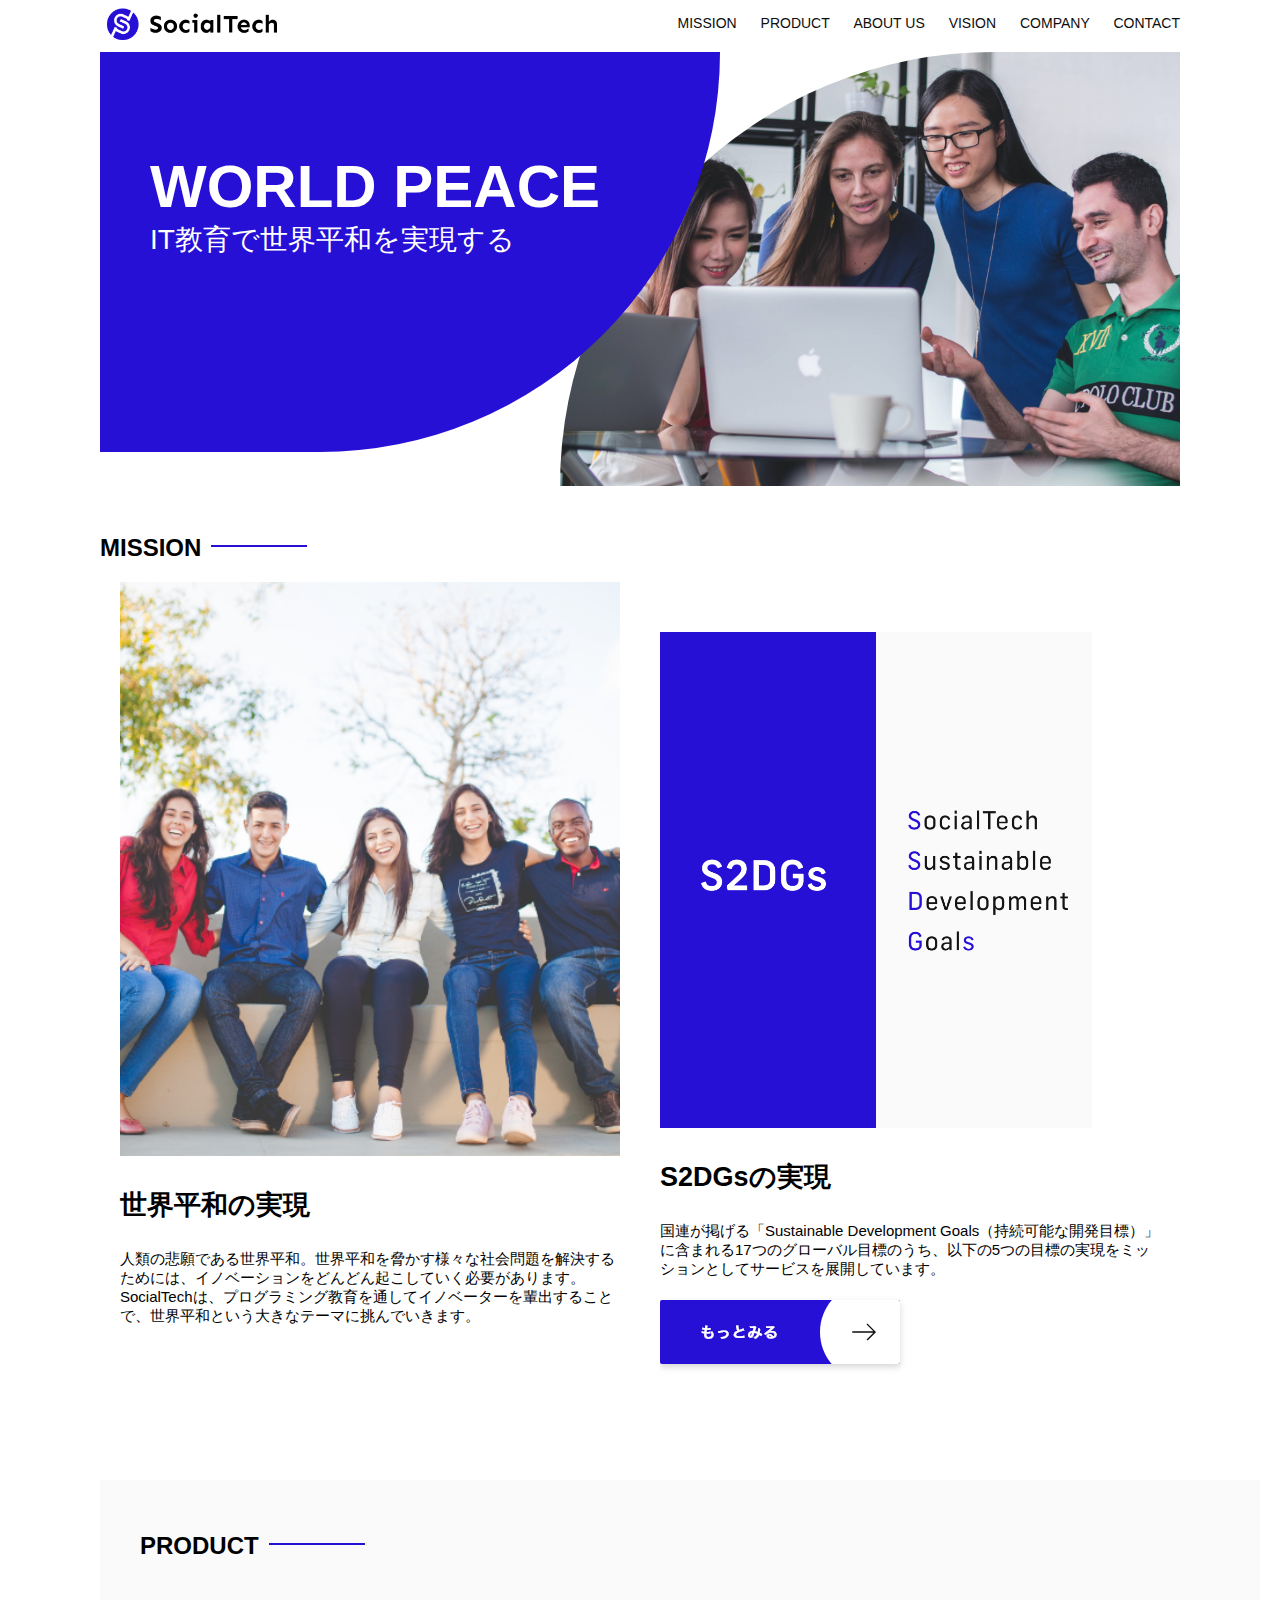
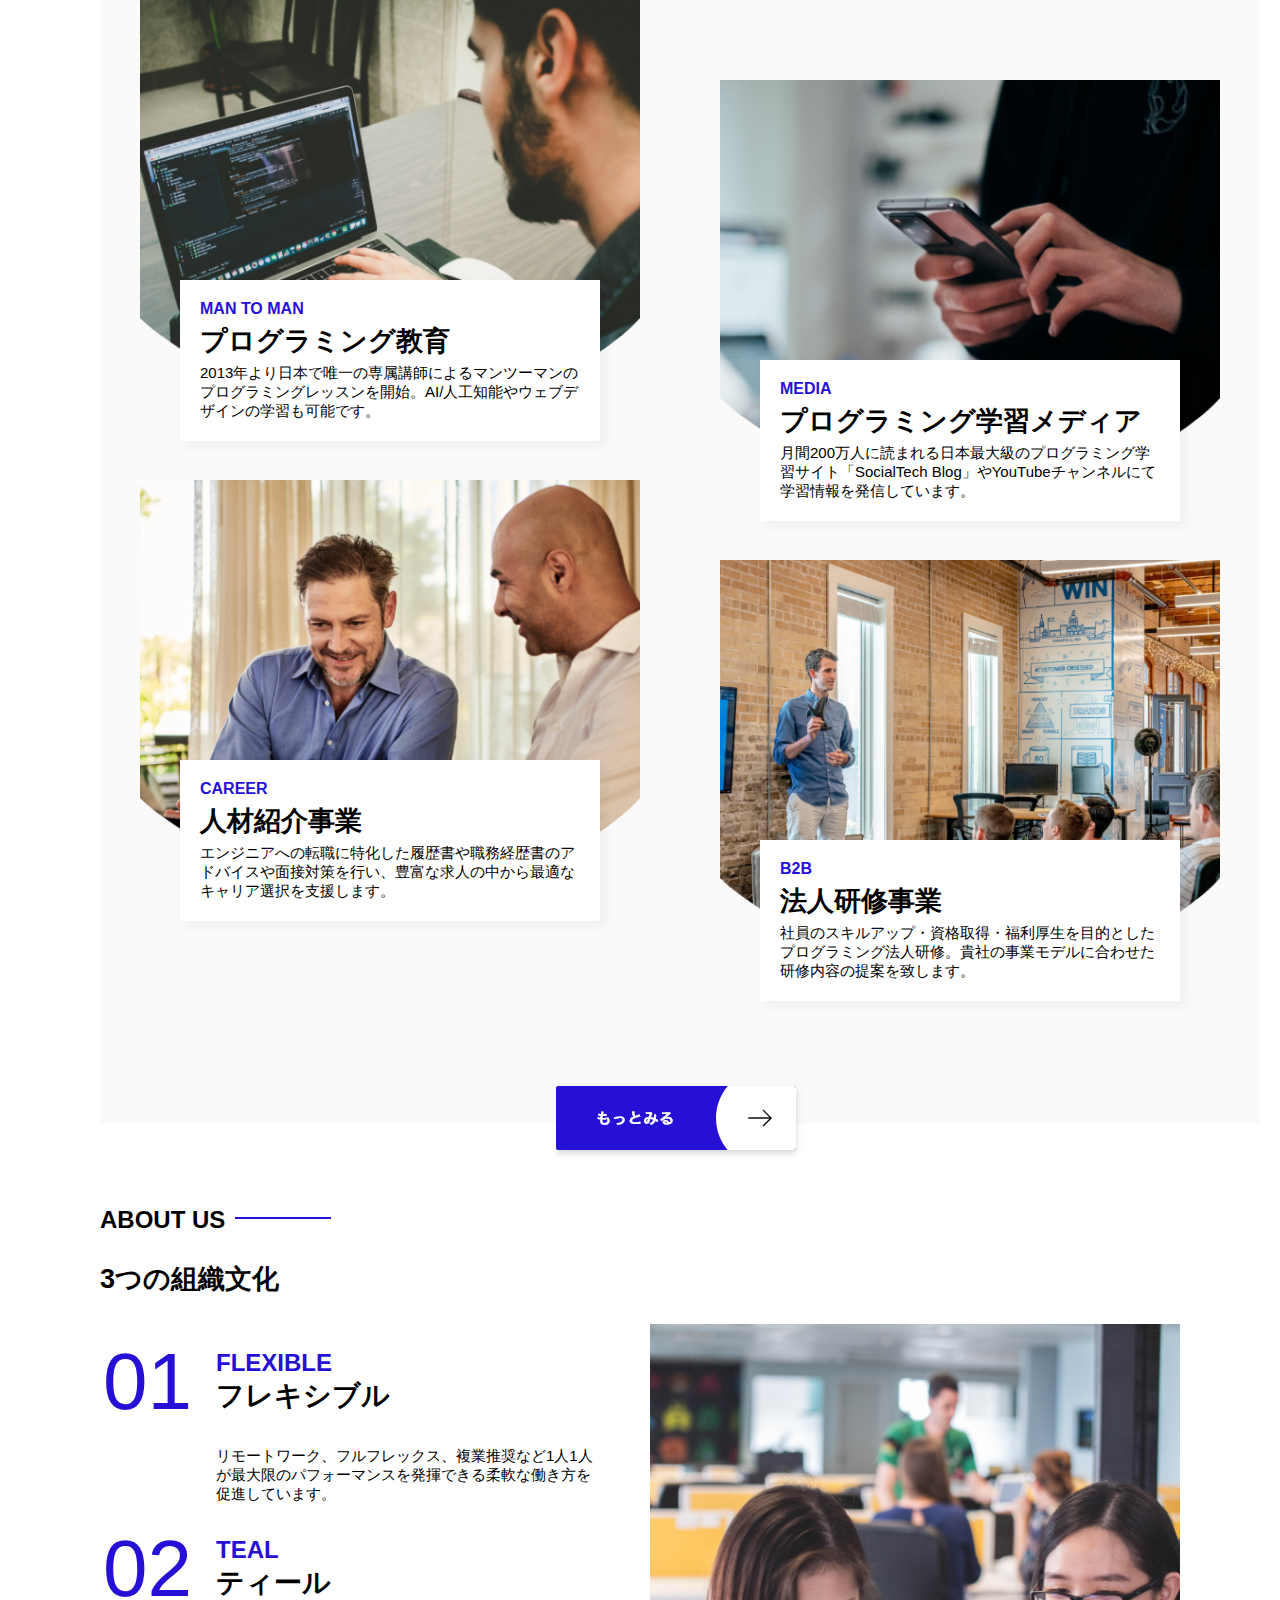
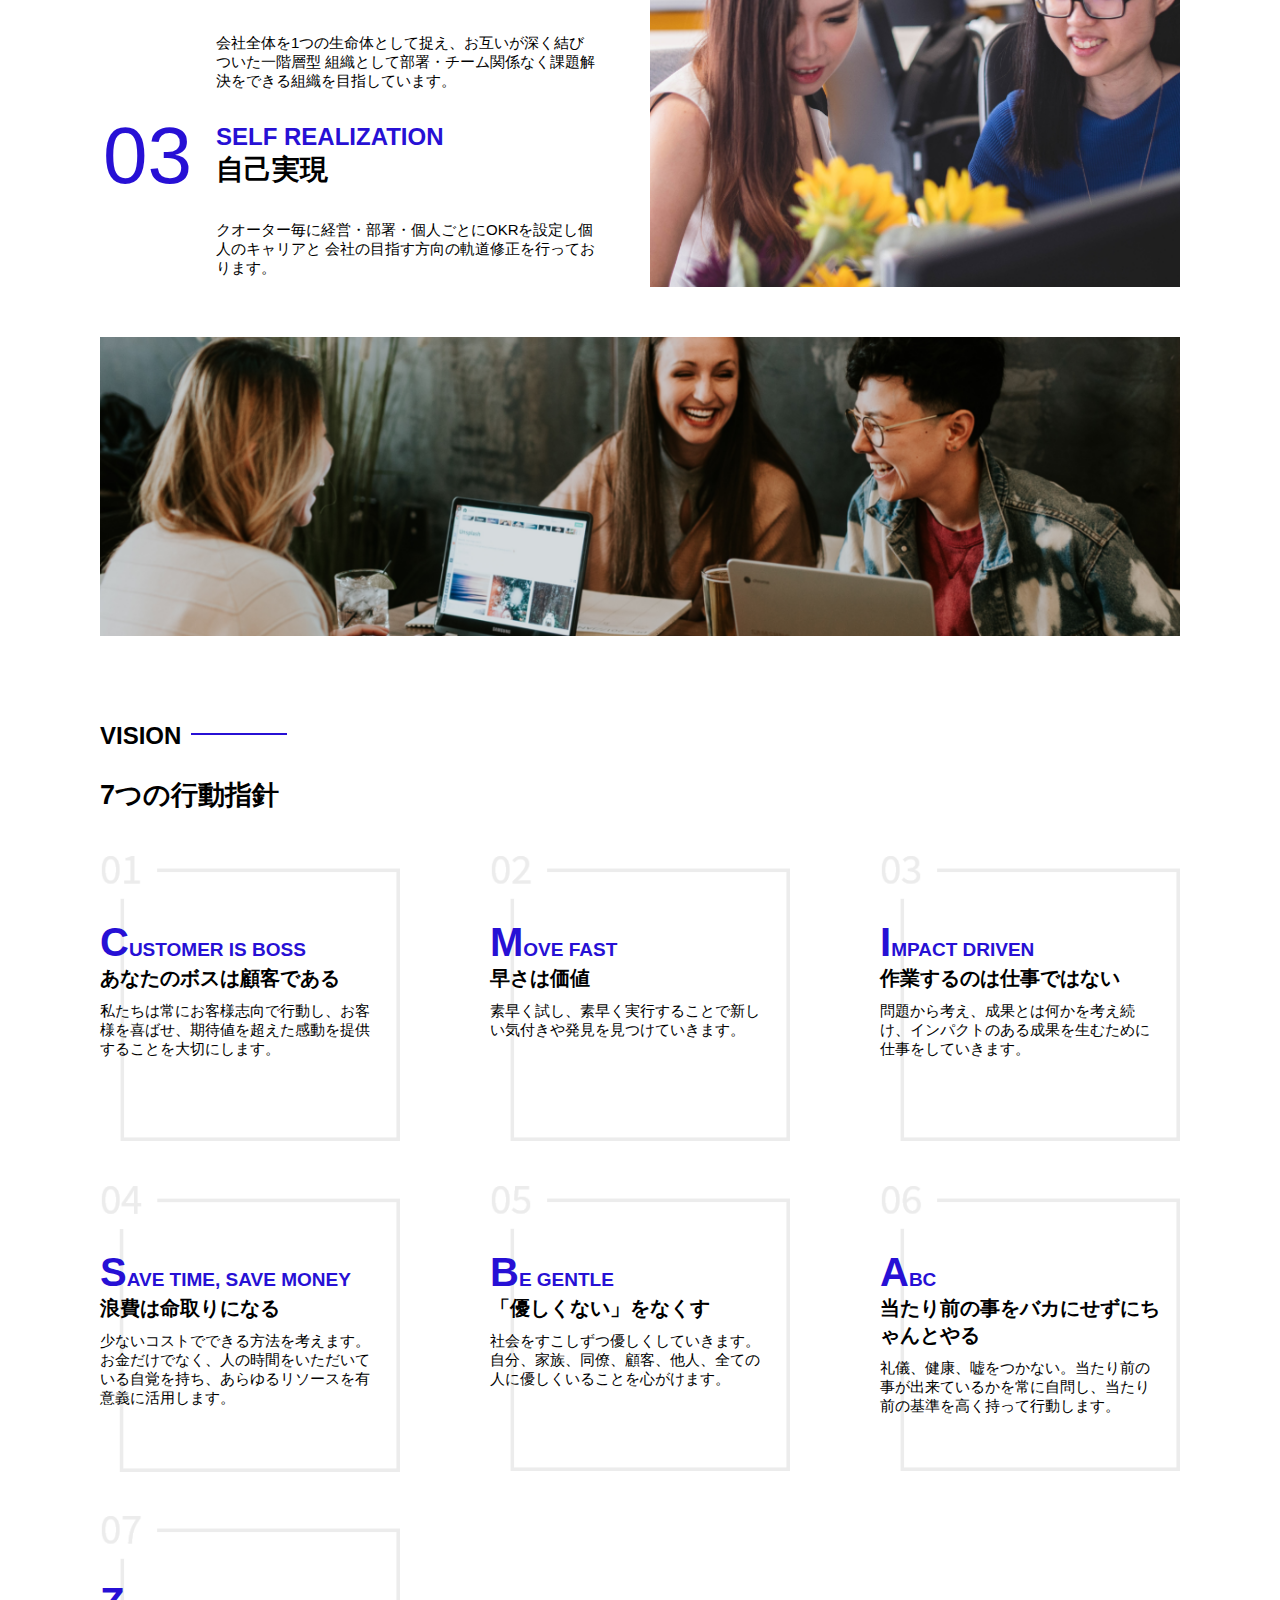
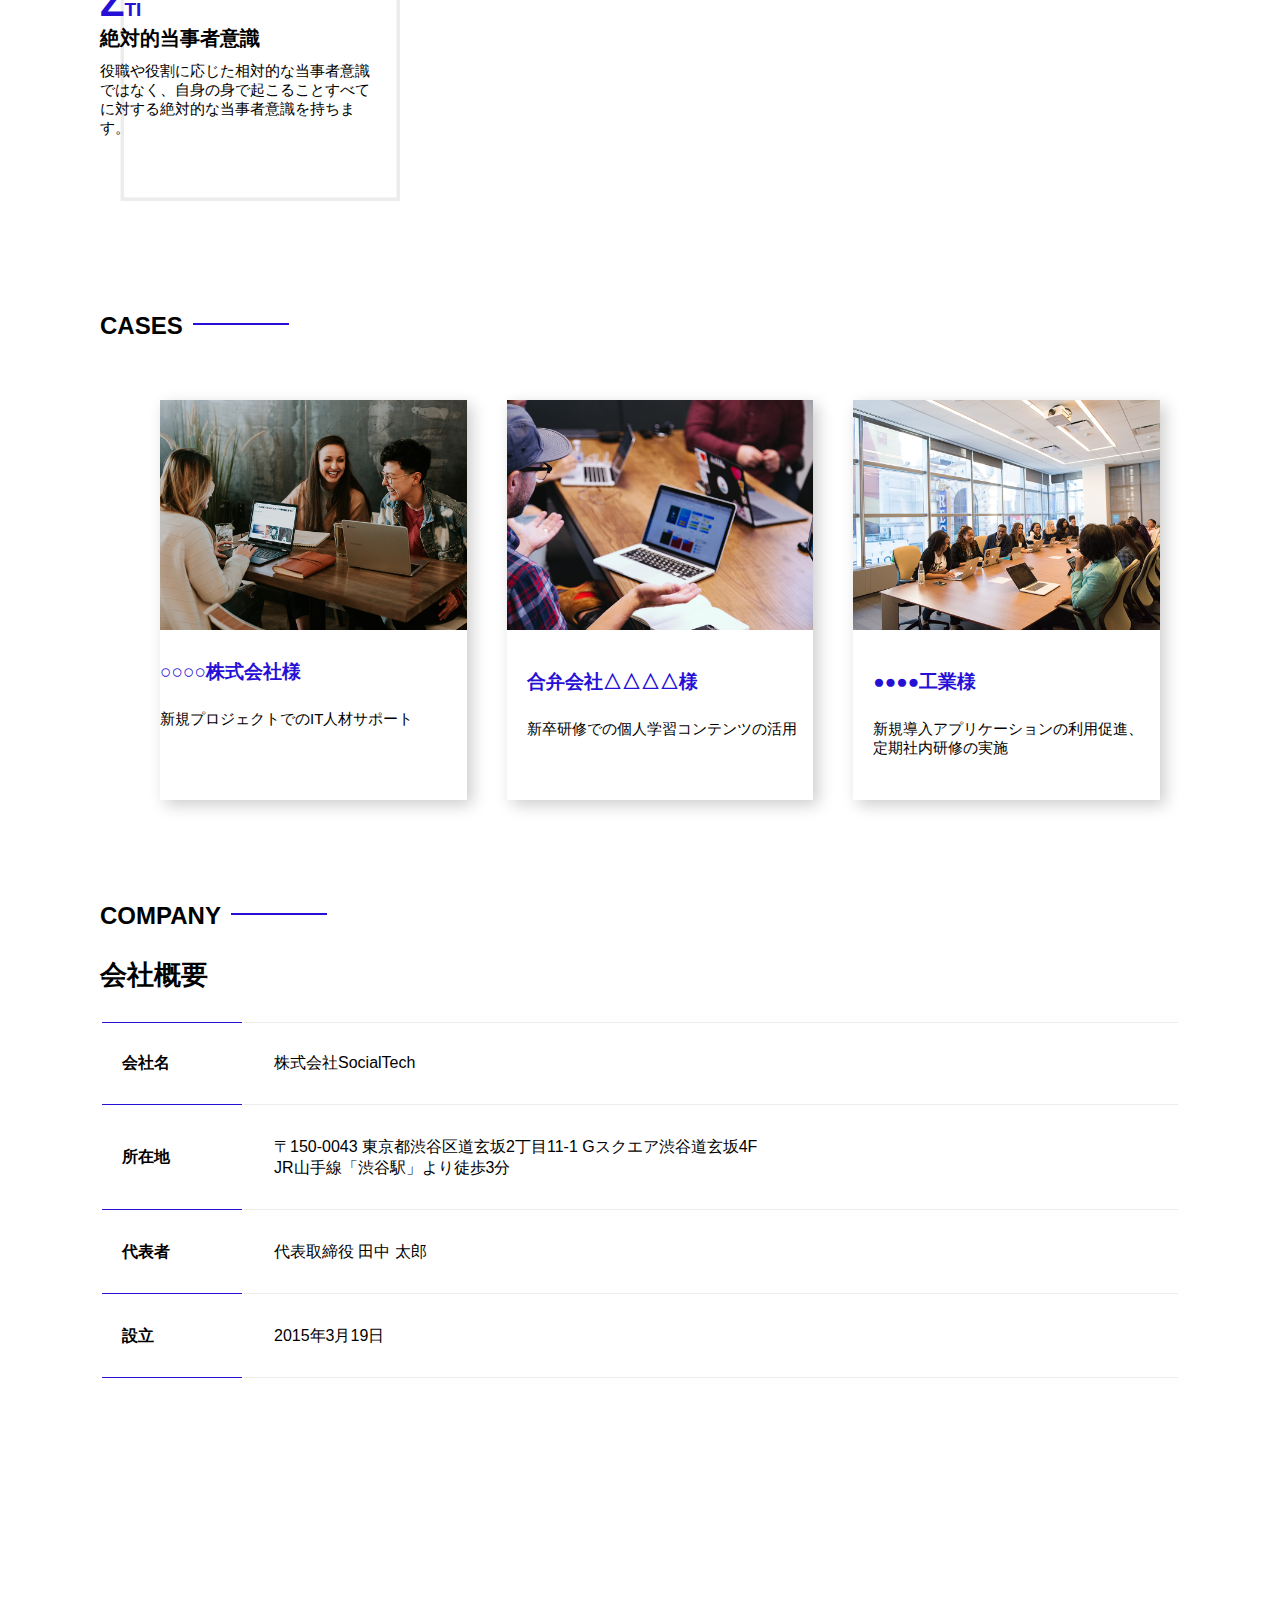
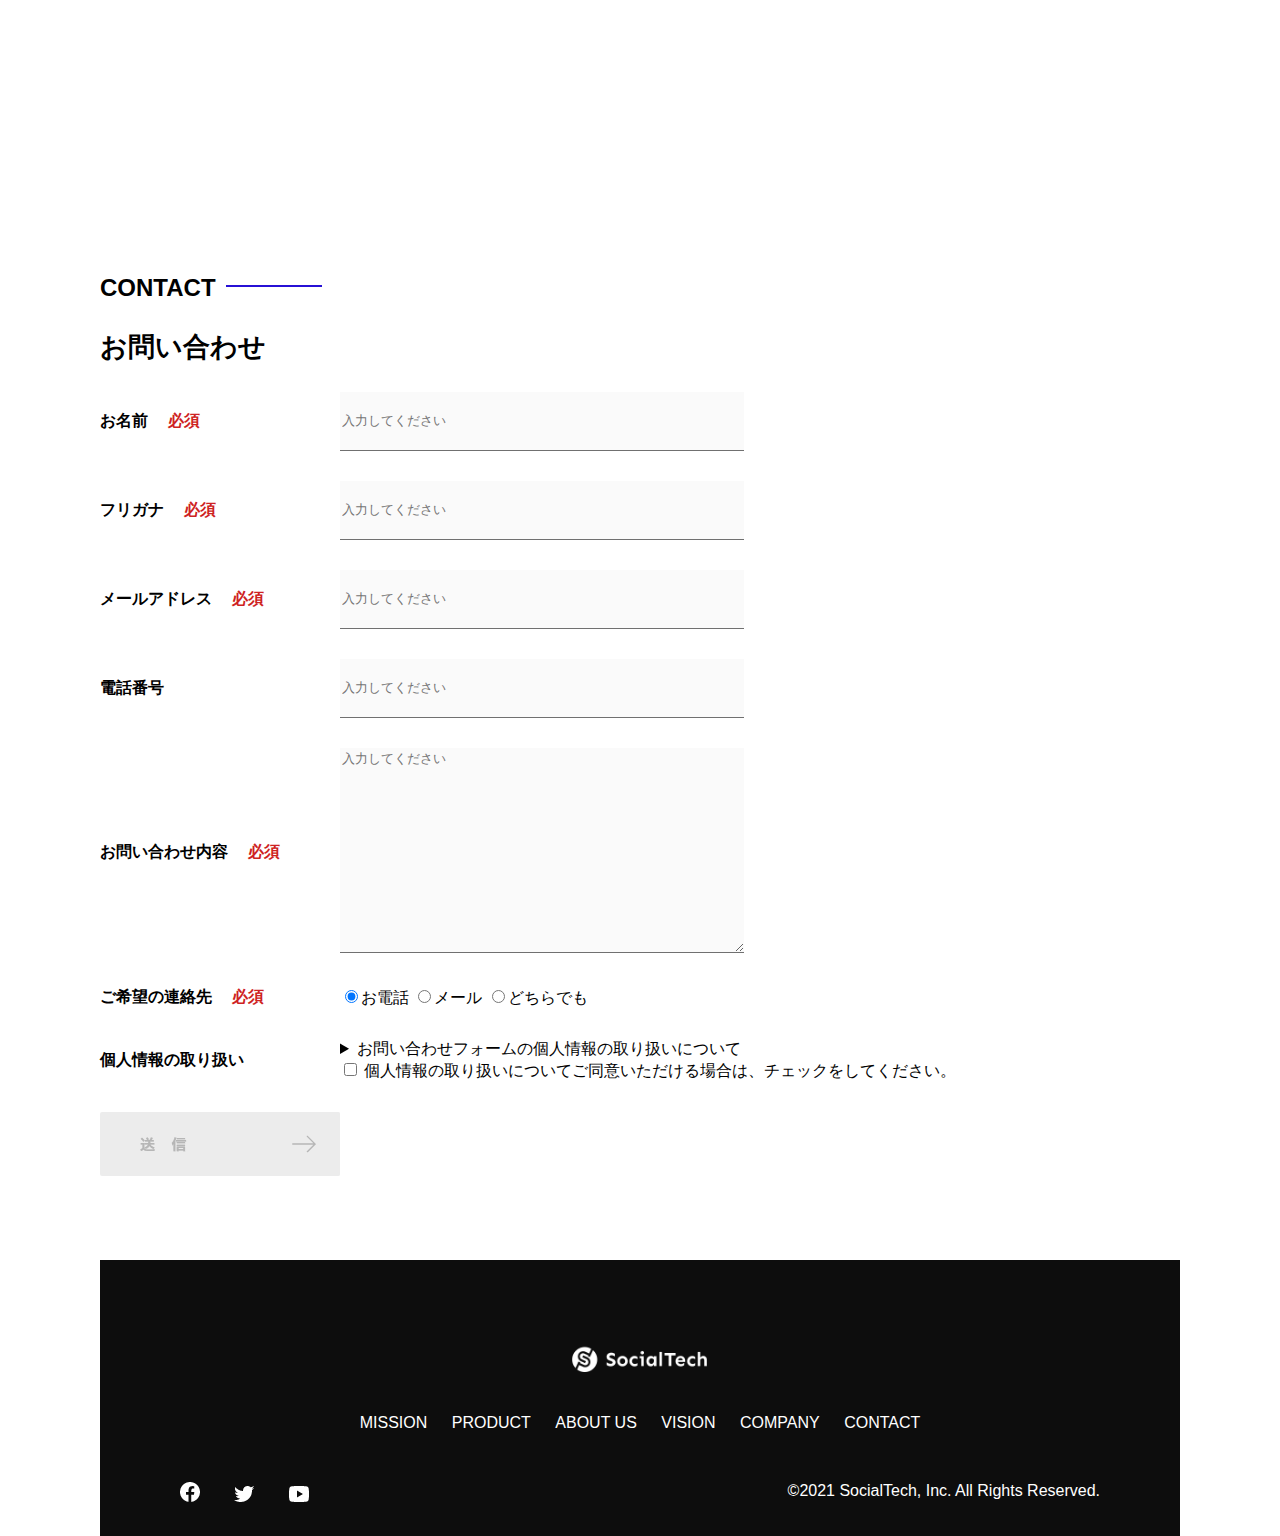
<file: kadai_012/index.html>
<!DOCTYPE html>
<html>
  <head>
    <title>SocialTech</title>
    <meta charset="UTF-8" />
    <meta
      name="description"
      content="SocialTechはEdTech業界のリーディングカンパニーを目指します。"
    />
    <meta name="viewport" content="width=device-width, initial-scale=1.0" />
    <link rel="stylesheet" href="style.css" />
  </head>
  <body>
    <!-- ヘッダー -->
    <header>
      <!-- ロゴ -->
      <a href="index.html" id="logo"
        ><img src="images/logo.png" alt="トップページに戻る"
      /></a>

      <!-- PC用ナビゲーション -->
      <nav id="nav-pc">
        <a href="mission.html">MISSION</a>
        <a href="product.html">PRODUCT</a>
        <a href="index.html#aboutus">ABOUT US</a>
        <a href="index.html#vision">VISION</a>
        <a href="index.html#company">COMPANY</a>
        <a href="index.html#contact">CONTACT</a>
      </nav>
    </header>
    <main>
      <article>
        <!-- メインビジュアル -->
        <section id="main-visual">
          <div id="main-message">
            <h1>WORLD PEACE</h1>
            <p>IT教育で世界平和を実現する</p>
          </div>
          <img
            src="images/index/index-main.png"
            alt="PCの周りに集まる多国籍の仲間たち"
          />
        </section>
        <!--ミッション-->
        <section id="mission">
          <h2 class="index-h2">MISSION</h2>
          <div id="mission-flex">
            <div>
              <img
                id="mission-photo"
                src="images/index/index-mission.png"
                alt="屋外のベンチで写真を撮影する多国籍の仲間たち"
              />
              <h3>世界平和の実現</h3>
              <p>
                人類の悲願である世界平和。世界平和を脅かす様々な社会問題を解決するためには、イノベーションをどんどん起こしていく必要があります。SocialTechは、プログラミング教育を通してイノベーターを輩出することで、世界平和という大きなテーマに挑んでいきます。
              </p>
            </div>
            <div>
              <img id="s2dgs" src="images/index/s2dgs.png" alt="S2DGs" />
              <h3>S2DGsの実現</h3>
              <p>
                国連が掲げる「Sustainable Development
                Goals（持続可能な開発目標）」に含まれる17つのグローバル目標のうち、以下の5つの目標の実現をミッションとしてサービスを展開しています。
              </p>
              <a href="mission.html">
                <img src="images/button-more.png" alt="もっとみる" />
              </a>
            </div>
          </div>
        </section>
        <!-- プロダクト -->
        <section id="product">
          <h2 class="index-h2">PRODUCT</h2>
          <div>
            <div id="product-left">
              <div>
                <img
                  class="product-photo"
                  src="images/index/index-mantoman.png"
                  alt="PCでコードを書く男性"
                />
                <div class="product-explain">
                  <span>MAN TO MAN</span>
                  <h3>プログラミング教育</h3>
                  <p>
                    2013年より日本で唯一の専属講師によるマンツーマンのプログラミングレッスンを開始。AI/人工知能やウェブデザインの学習も可能です。
                  </p>
                </div>
              </div>
              <div>
                <img
                  class="product-photo"
                  src="images/index/index-career.png"
                  alt="笑顔で話し合う2人の男性"
                />
                <div class="product-explain">
                  <span>CAREER</span>
                  <h3>人材紹介事業</h3>
                  <p>
                    エンジニアへの転職に特化した履歴書や職務経歴書のアドバイスや面接対策を行い、豊富な求人の中から最適なキャリア選択を支援します。
                  </p>
                </div>
              </div>
            </div>
            <div id="product-right">
              <div>
                <img
                  class="product-photo"
                  src="images/index/index-media.png"
                  alt="スマートフォンを操作する人"
                />
                <div class="product-explain">
                  <span>MEDIA</span>
                  <h3>プログラミング学習メディア</h3>
                  <p>
                    月間200万人に読まれる日本最大級のプログラミング学習サイト「SocialTech
                    Blog」やYouTubeチャンネルにて学習情報を発信しています。
                  </p>
                </div>
              </div>
              <div>
                <img
                  class="product-photo"
                  src="images/index/index-b2b.png"
                  alt="講演中の男性とそれを聴く人々"
                />
                <div class="product-explain">
                  <span>B2B</span>
                  <h3>法人研修事業</h3>
                  <p>
                    社員のスキルアップ・資格取得・福利厚生を目的としたプログラミング法人研修。貴社の事業モデルに合わせた研修内容の提案を致します。
                  </p>
                </div>
              </div>
            </div>
          </div>
          <div>
            <a id="product-more" href="product.html">
              <img src="images/button-more.png" alt="もっとみる" />
            </a>
          </div>
        </section>
        <!---ABOUT US-->
        <section id="aboutus">
          <h2 class="index-h2">ABOUT US</h2>
          <h3>3つの組織文化</h3>
          <div>
            <table class="culture-table">
              <tr>
                <td>
                  <span class="culture-num">01</span>
                </td>
                <td>
                  <span class="culture-en">FLEXIBLE</span>
                  <span class="culture-jp">フレキシブル</span>
                </td>
              </tr>
              <tr>
                <td>
                  <!--空のセル-->
                </td>
                <td>
                  <p class="culture-description">
                    リモートワーク、フルフレックス、複業推奨など1人1人が最大限のパフォーマンスを発揮できる柔軟な働き方を促進しています。
                  </p>
                </td>
              </tr>
              <tr>
                <td>
                  <span class="culture-num">02</span>
                </td>
                <td>
                  <span class="culture-en">TEAL</span>
                  <span class="culture-jp">ティール</span>
                </td>
              </tr>
              <tr>
                <td>
                  <!--空のセル-->
                </td>
                <td>
                  <p class="culture-description">
                    会社全体を1つの生命体として捉え、お互いが深く結びついた一階層型
                    組織として部署・チーム関係なく課題解決をできる組織を目指しています。
                  </p>
                </td>
              </tr>
              <tr>
                <td>
                  <span class="culture-num">03</span>
                </td>
                <td>
                  <span class="culture-en">SELF REALIZATION</span>
                  <span class="culture-jp">自己実現</span>
                </td>
              </tr>
              <tr>
                <td>
                  <!--空のセル-->
                </td>
                <td>
                  <p class="culture-description">
                    クオーター毎に経営・部署・個人ごとにOKRを設定し個人のキャリアと
                    会社の目指す方向の軌道修正を行っております。
                  </p>
                </td>
              </tr>
            </table>
            <img
              class="culture-img"
              src="images/index/index-aboutus1.png"
              alt="笑顔で話し合う2人の女性"
            />
          </div>
          <img
            class="culture-img2"
            src="images/index/index-aboutus2.png"
            alt="笑顔で話し合う3人の男女"
          />
        </section>
        <!-- VISION -->
        <section id="vision">
          <h2 class="index-h2">VISION</h2>
          <h3>7つの行動指針</h3>
          <div>
            <div class="vision-box">
              <img src="images/index/vision-01.png" alt="01" />
              <span>
                <h4>CUSTOMER IS BOSS</h4>
                <h5>あなたのボスは顧客である</h5>
                <p>
                  私たちは常にお客様志向で行動し、お客様を喜ばせ、期待値を超えた感動を提供することを大切にします。
                </p>
              </span>
            </div>
            <div class="vision-box">
              <img src="images/index/vision-02.png" alt="02" />
              <span>
                <h4>MOVE FAST</h4>
                <h5>早さは価値</h5>
                <p>
                  素早く試し、素早く実行することで新しい気付きや発見を見つけていきます。
                </p>
              </span>
            </div>
            <div class="vision-box">
              <img src="images/index/vision-03.png" alt="03" />
              <span>
                <h4>IMPACT DRIVEN</h4>
                <h5>作業するのは仕事ではない</h5>
                <p>
                  問題から考え、成果とは何かを考え続け、インパクトのある成果を生むために仕事をしていきます。
                </p>
              </span>
            </div>
            <div class="vision-box">
              <img src="images/index/vision-04.png" alt="04" />
              <span>
                <h4>SAVE TIME, SAVE MONEY</h4>
                <h5>浪費は命取りになる</h5>
                <p>
                  少ないコストでできる方法を考えます。お金だけでなく、人の時間をいただいている自覚を持ち、あらゆるリソースを有意義に活用します。
                </p>
              </span>
            </div>
            <div class="vision-box">
              <img src="images/index/vision-05.png" alt="05" />
              <span>
                <h4>BE GENTLE</h4>
                <h5>「優しくない」をなくす</h5>
                <p>
                  社会をすこしずつ優しくしていきます。自分、家族、同僚、顧客、他人、全ての人に優しくいることを心がけます。
                </p>
              </span>
            </div>
            <div class="vision-box">
              <img src="images/index/vision-06.png" alt="06" />
              <span>
                <h4>ABC</h4>
                <h5>当たり前の事をバカにせずにちゃんとやる</h5>
                <p>
                  礼儀、健康、嘘をつかない。当たり前の事が出来ているかを常に自問し、当たり前の基準を高く持って行動します。
                </p>
              </span>
            </div>
            <div class="vision-box">
              <img src="images/index/vision-07.png" alt="07" />
              <span>
                <h4>ZTI</h4>
                <h5>絶対的当事者意識</h5>
                <p>
                  役職や役割に応じた相対的な当事者意識ではなく、自身の身で起こることすべてに対する絶対的な当事者意識を持ちます。
                </p>
              </span>
            </div>
          </div>
        </section>
        <!-- CASES -->
        <section id="CASES">
          <h2 class="index-h2">CASES</h2>
        </section>
        <ul>
          <li class="case-card">
           <img class="case-img" src="images/index/case-1.png" alt="仲良く語り合う3人"/>
           <div class="casa-info">
             <h4 class="case-name">○○○○株式会社様</h4>
             <p class="case-content">新規プロジェクトでのIT人材サポート</p>
           </div>
          </li>
          <li class="case-card">
           <img class="case-img" src="images/index/case-2.png" alt="PCでコンテンツを見る"/>
           <div class="case-info">
             <h4 class="case-name">合弁会社△△△△様</h4>
             <p class="case-content">新卒研修での個人学習コンテンツの活用</p>
           </div>
          </li>
          <li class="case-card">
           <img class="case-img" src="images/index/case-3.png" alt="社内研修の会議室"/>
           <div class="case-info">
             <h4 class="case-name">●●●●工業様</h4>
             <p class="case-content">新規導入アプリケーションの利用促進、定期社内研修の実施</p>
           </div>
          </li>
        </ul>   

        <!-- COMPANY -->
        <section id="company">
          <h2 class="index-h2">COMPANY</h2>
          <h3>会社概要</h3>
          <table id="company-table">
            <tr>
              <th class="tableheader-first">会社名</th>
              <td class="cell-first">株式会社SocialTech</td>
            </tr>
            <tr>
              <th class="tableheader">所在地</th>
              <td class="cell">
                〒150-0043 東京都渋谷区道玄坂2丁目11-1 Gスクエア渋谷道玄坂4F<br />JR山手線「渋谷駅」より徒歩3分
              </td>
            </tr>
            <tr>
              <th class="tableheader">代表者</th>
              <td class="cell">代表取締役 田中 太郎</td>
            </tr>
            <tr>
              <th class="tableheader">設立</th>
              <td class="cell">2015年3月19日</td>
            </tr>
          </table>
          <iframe
            src="https://www.google.com/maps/embed?pb=!1m18!1m12!1m3!1d3241.7759544892483!2d139.69399665123464!3d35.65789123876098!2m3!1f0!2f0!3f0!3m2!1i1024!2i768!4f13.1!3m3!1m2!1s0x60188caa0042e8d1%3A0xba130bea826a7aa2!2z44CSMTUwLTAwNDMg5p2x5Lqs6YO95riL6LC35Yy66YGT546E5Z2C77yS5LiB55uu77yR77yR4oiS77yR!5e0!3m2!1sja!2sjp!4v1636872991912!5m2!1sja!2sjp"
            style="border: 0"
            allowfullscreen=""
            loading="lazy"
          >
          </iframe>
        </section>
        <!-- お問い合わせフォーム -->
        <section id="contact">
          <h2 class="index-h2">CONTACT</h2>
          <h3>お問い合わせ</h3>
          <form>
            <div>
              <div class="contact-heading">
                <label class="contact-label"
                  >お名前<span class="contact-span">必須</span></label
                >
              </div>
              <div class="contact-form">
                <input
                  type="text"
                  name="name"
                  placeholder="入力してください"
                  class="contact-textbox"
                />
              </div>
            </div>
            <div>
              <div class="contact-heading">
                <label class="contact-label"
                  >フリガナ<span class="contact-span">必須</span></label
                >
              </div>
              <div>
                <input
                  type="text"
                  name="hurigana"
                  placeholder="入力してください"
                  class="contact-textbox"
                />
              </div>
            </div>
            <div>
              <div class="contact-heading">
                <label class="contact-label"
                  >メールアドレス<span class="contact-span">必須</span></label
                >
              </div>
              <div>
                <input
                  type="text"
                  name="email"
                  placeholder="入力してください"
                  class="contact-textbox"
                />
              </div>
            </div>
            <div>
              <div class="contact-heading">
                <label class="contact-label">電話番号</label>
              </div>
              <div>
                <input
                  type="text"
                  name="tel"
                  placeholder="入力してください"
                  class="contact-textbox"
                />
              </div>
            </div>
            <div>
              <div class="contact-heading">
                <label class="contact-label"
                  >お問い合わせ内容<span class="contact-span">必須</span></label
                >
              </div>
              <div>
                <textarea
                  class="contact-textarea"
                  placeholder="入力してください"
                  name="message"
                ></textarea>
              </div>
            </div>
            <div>
              <div class="contact-heading">
                <label class="contact-label"
                  >ご希望の連絡先<span class="contact-span">必須</span></label
                >
              </div>
              <div>
                <input
                  class="radiobutton"
                  type="radio"
                  value="tel"
                  name="contact"
                  checked
                /><label>お電話</label>
                <input
                  class="radiobutton"
                  type="radio"
                  value="mail"
                  name="contact"
                /><label>メール</label>
                <input
                  class="radiobutton"
                  type="radio"
                  value="both"
                  name="contact"
                /><label>どちらでも</label>
              </div>
            </div>
            <div>
              <div class="contact-heading">
                <label class="contact-label">個人情報の取り扱い</label>
              </div>
              <div>
                <details>
                  <summary>
                    お問い合わせフォームの個人情報の取り扱いについて
                  </summary>
                  <div>
                    <span>１．組織の名称又は氏名</span><br />
                    株式会社SocialTech<br /><br />
                    <span
                      >２．個人情報保護管理者（若しくはその代理人）の氏名又は職名、所属及び連絡先
                      鈴木 一郎 コーポレート部</span
                    ><br />
                    メールアドレス：support@socialtech.net<br />
                    TEL：03-xxxx-xxxx<br />
                    <span>３．個人情報の利用目的</span><br />
                    ・本サービス及び本サービスに関連する情報の提供又はそれらに関する連絡のため<br />
                    ・ユーザーの本人確認のため<br />
                    ・当社サービスのご案内のため<br />
                    ・当社の商品等の広告または宣伝（電子メールによるものを含むものとします。）<br /><br />
                    <span>４．個人情報の取り扱い業務の委託</span><br />
                    個人情報の取扱業務の全部または一部を外部に業務委託する場合があります。<br />
                    その際、弊社は、個人情報を適切に保護できる管理体制を敷き実行していることを条件として<br />
                    委託先を厳選したうえで、機密保持契約を委託先と締結し、お客様の個人情報を厳密に管理させます。<br /><br />
                    <span>５．個人情報の開示等の請求</span><br />
                    お客様は、弊社に対してご自身の個人情報の開示等（利用目的の通知、開示、内容の訂正・追加・削除、利用の停止または消去、第三者への提供の停止）に関して、当社問合わせ窓口に申し出ることができます。<br />
                    その際、弊社はお客様ご本人を確認させていただいたうえで、合理的な期間内に対応いたします。<br /><br />
                    なお、個人情報に関する弊社問合わせ先は、次の通りです。<br /><br />
                    株式会社SocialTech　個人情報問合せ窓口<br />
                    〒150-0043　東京都渋谷区道玄坂2丁目11-1 Ｇスクエア渋谷道玄坂
                    4F<br />
                    メールアドレス：support@socialtech.net　TEL：03-xxxx-xxxx<br /><br />
                    <span>６．個人情報を提供されることの任意性について</span
                    ><br /><br />
                    お客様がご自身の個人情報を弊社に提供されるか否かは、お客様のご判断によりますが、もしご提供されない場合には、適切なサービスが提供できない場合がありますので予めご了承ください。
                  </div>
                </details>
                <input type="checkbox" name="agree" />
                <span
                  >個人情報の取り扱いについてご同意いただける場合は、チェックをしてください。</span
                >
              </div>
            </div>
            <input
              type="image"
              value="Submit"
              src="images/button-submit.png"
              alt="送信する"
            />
          </form>
        </section>
      </article>
      <footer>
        <div id="footer-logo">
          <img src="images/logo-sp.png" alt="SocialTech" />
        </div>
        <div id="footer-link">
          <a href="mission.html">MISSION</a>
          <a href="product.html">PRODUCT</a>
          <a href="index.html#aboutus">ABOUT US</a>
          <a href="index.html#vision">VISION</a>
          <a href="index.html#company">COMPANY</a>
          <a href="index.html#contact">CONTACT</a>
        </div>
        <div id="sns-footer">
          <a href="https://www.facebook.com/sejuku2013"
            ><img src="images/button-facebook.png" alt="Facebookのリンク"
          /></a>
          <a href="https://twitter.com/samuraijuku"
            ><img src="images/button-twitter.png" alt="Twitterのリンク"
          /></a>
          <a href="https://www.youtube.com/channel/UCCFOQO5aDK0xXam4cUQXT8g"
            ><img src="images/button-youtube.png" alt="YouTubeのリンク"
          /></a>
          <span id="copyright"
            >&copy;2021 SocialTech, Inc. All Rights Reserved.
          </span>
        </div>
      </footer>
    </main>
  </body>
</html>
</file>
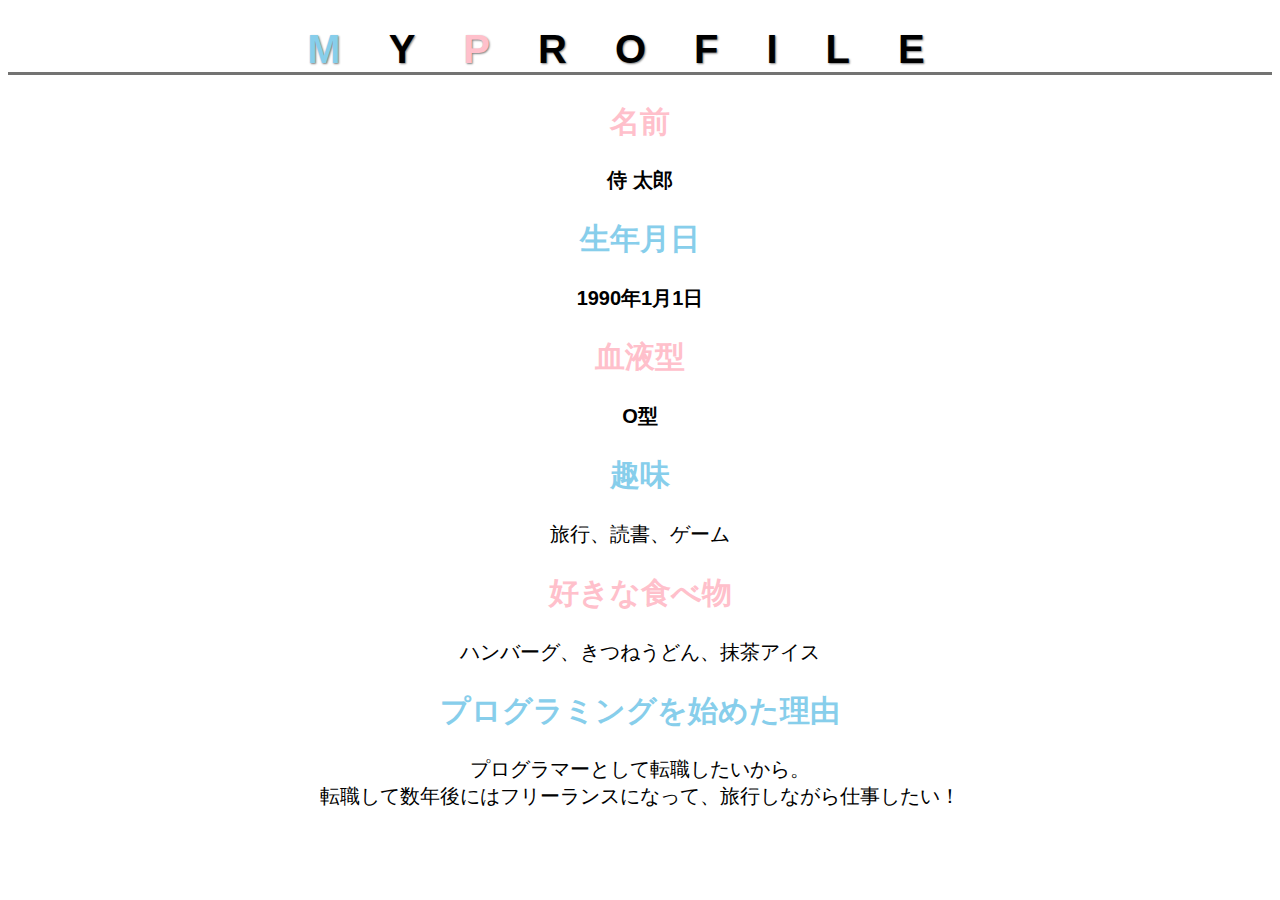
<file: kadai_014/kadai_014.html>
<!DOCTYPE html>
<html>
  <head>
    <title>14章課題</title>
    <meta name="description" content="このページは14章の課題です。">
    <meta charset="UTF-8">
    <link rel="stylesheet" href="style.css">
</head>
<body>
  <header>
  <h1 class="decoration"><span class="skyblue">M</span>Y<span class="pink">P</span>ROFILE</h1>
</header>
<main>
  <div id="basic">
    <h2 class="pink">名前</h2>
    <p class="name">侍 太郎</p>
    <h2 class="skyblue">生年月日</h2>
    <p class="birthday">1990年1月1日</p>
    <h2 class="pink">血液型</h2>
    <p class="blood">O型</p>
  </div>
    <h2 class="skyblue">趣味</h2>
    <p>旅行、読書、ゲーム</p>
    <h2 class="pink">好きな食べ物</h2>
    <p>ハンバーグ、きつねうどん、抹茶アイス</p>
    <h2 class="skyblue">プログラミングを始めた理由</h2>
   <p>プログラマーとして転職したいから。<br>転職して数年後にはフリーランスになって、旅行しながら仕事したい！</p>
</main>
</body>
</html>
</file>
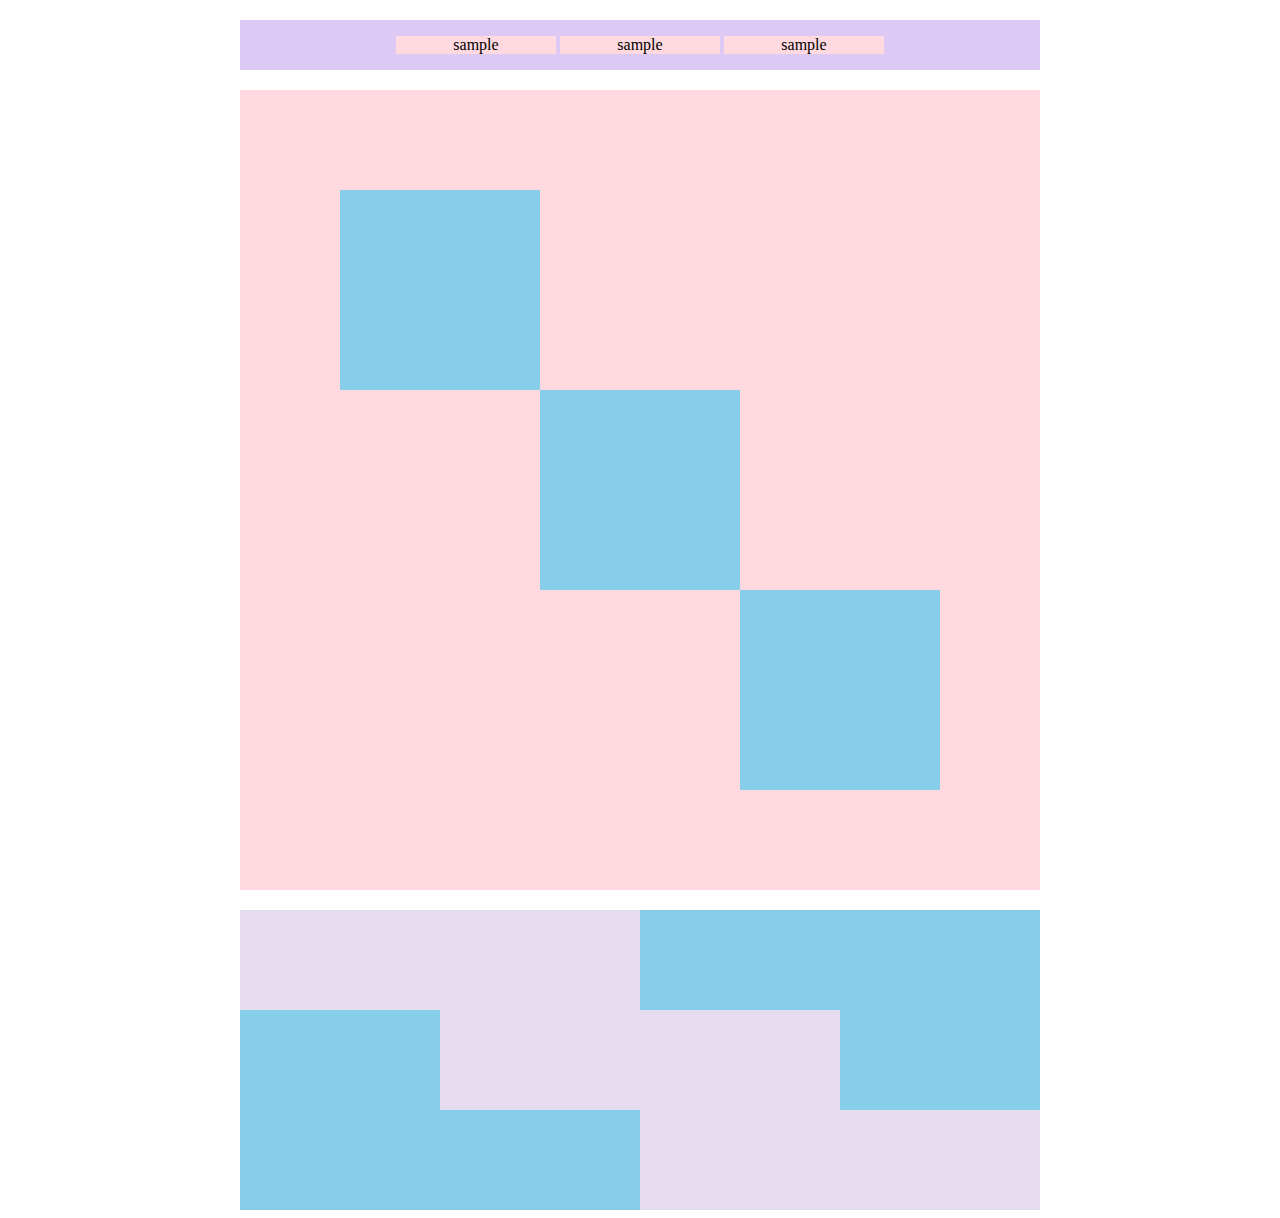
<file: kadai_018/kadai_018.html>
<!DOCTYPE html>
<html>
  <head>
    <title>18章課題</title>
    <meta name="description" content="このページは18章の課題です。">
    <meta charset="UTF-8">
    <link rel="stylesheet" href="style.css">
  </head>
  <body>
    <div id="top">
        <p class="top-child">sample</p>
        <p class="top-child">sample</p>
        <p class="top-child">sample</p>
    </div>
    <div id="middle">
        <div id="middle-child01"></div>
        <div id="middle-child02"></div>
        <div id="middle-child03"></div>
  </div>
  <div id="bottom">
        <div id="bottom-child01"></div>
        <div id="bottom-child02"></div>
        <div id="bottom-child03"></div>
  </div>
  </body>
</html>
</file>
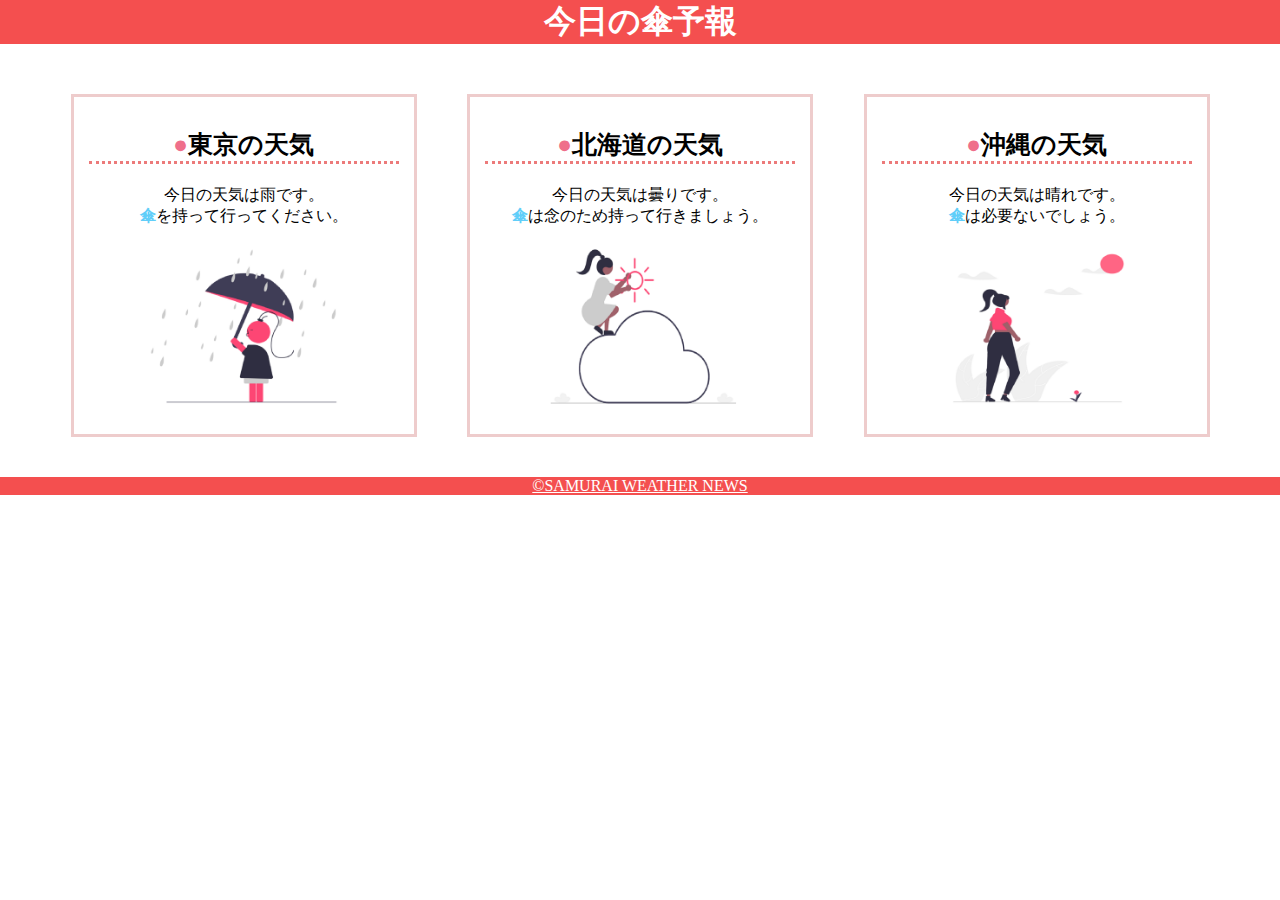
<file: kadai_022/kadai_022.html>
<!DOCTYPE html>
<html>
    <head>
        <title>22章課題</title>
        <meta name="description" content="このページは22章の課題です。">
        <meta charset="UTF-8">
        <link rel="stylesheet" href="style.css">
    </head>
    <body>
        <header>
            <h1>今日の傘予報</h1>
        </header>
        <main>
            <div id="parent">
                <div class="contents">
                    <h2>東京の天気</h2>
                    <p>今日の天気は雨です。</p>
                    <p>傘を持って行ってください。</p>
                    <img src="./images/rainy.png" >
                </div>
                <div class="contents">
                    <h2>北海道の天気</h2>
                    <p>今日の天気は曇りです。</p>
                    <p>傘は念のため持って行きましょう。</p>
                    <img src="./images/cloudy.png" >
                </div>
                <div class="contents">
                    <h2>沖縄の天気</h2>
                    <p>今日の天気は晴れです。</p>
                    <p>傘は必要ないでしょう。</p>
                    <img src="./images/sunny.png" >
                </div>
            </div>
        </main>
        <footer>
            <a href="https://www.sejuku.net/corp/">&copy;SAMURAI WEATHER NEWS
            </a>
        </footer>
    </body>
</html>
</file>
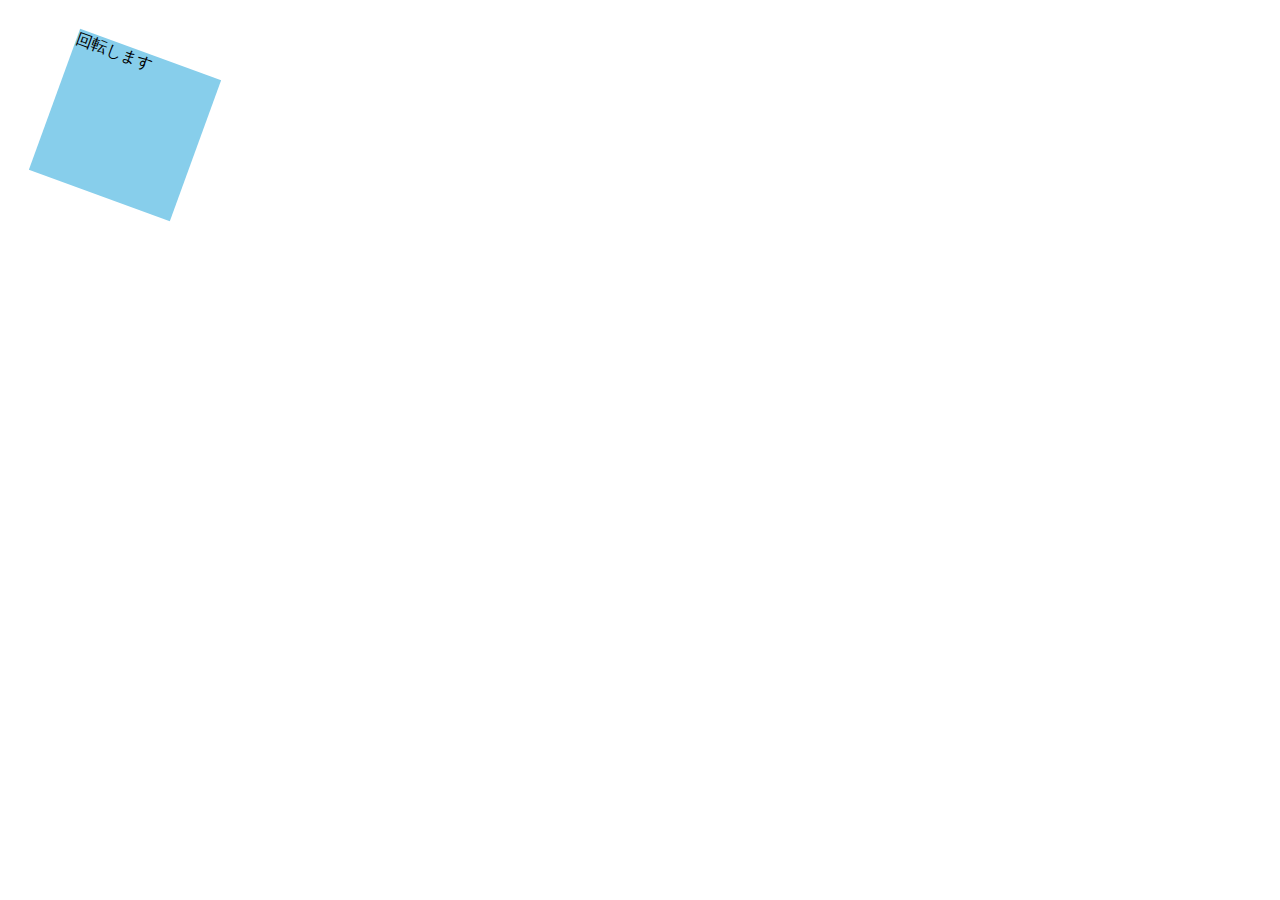
<file: kadai_mdn_css/mdn.html.html>
<!DOCTYPE html>
<html>

<head>
    <style>
        div {
            position: absolute;
            left: 50px;
            top: 50px;
            width: 150px;
            height: 150px;
            background-color: skyblue;
            transform:rotate(20deg);
        }
    </style>
</head>

<body>
    <div>
        回転します
    </div>

</body>

</html>
</file>
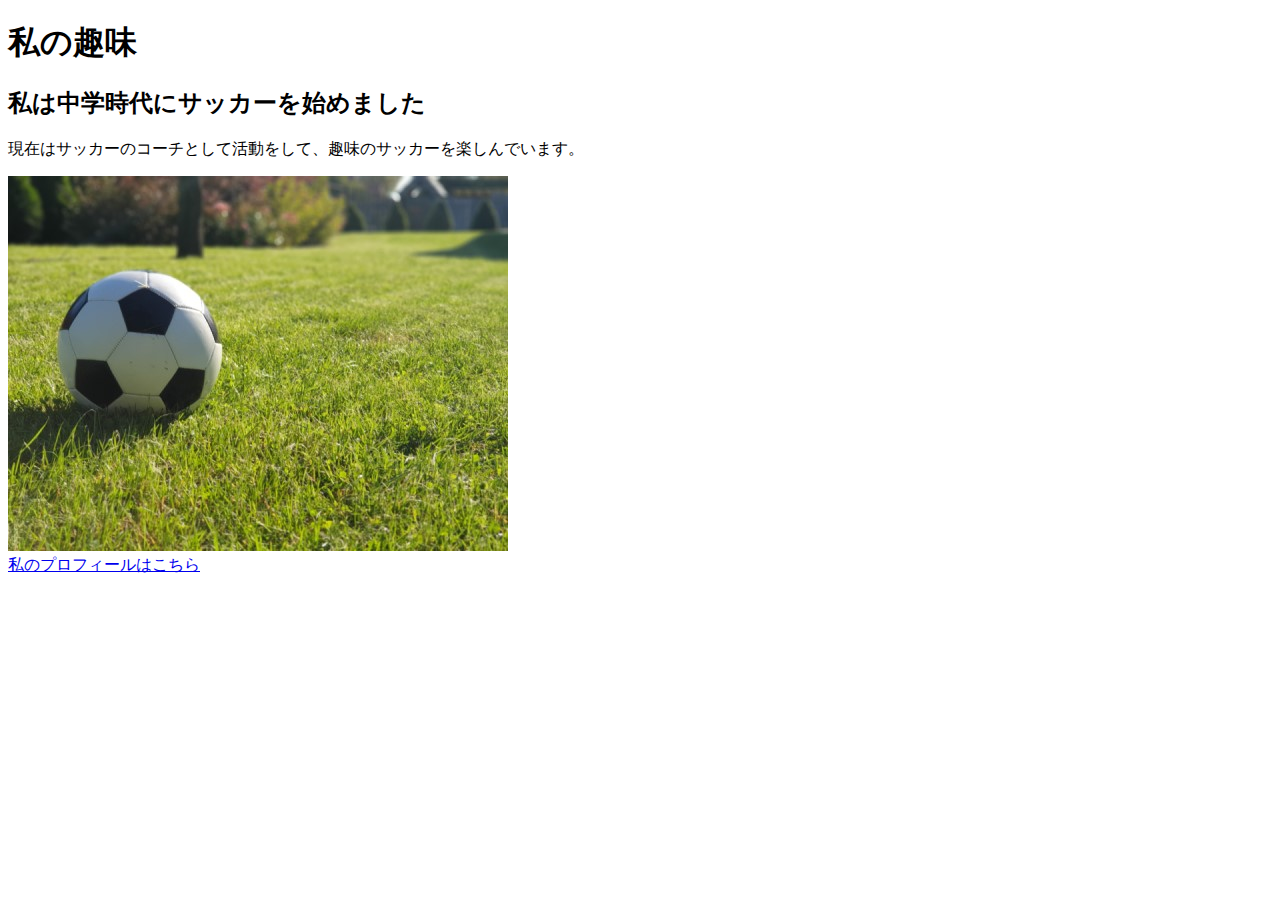
<file: kadai_005/html/kadai_005.html>
<!DOCTYPE html>                                                      
<html>                                                               
<head> 
    <title>5章課題</title>
    <meta name="description" content="このページは5章の課題です。"> 
    <meta charset="UTF-8">                                                                                  
</head>
<body>
    <header>                                                             
        <h1>私の趣味</h1>                                                   
    </header>
    <main>                                                               
        <h2>私は中学時代にサッカーを始めました</h2>                                                 
        <p>現在はサッカーのコーチとして活動をして、趣味のサッカーを楽しんでいます。</p>                                           
    </main>
    <img src="../images/sample.jpg">
    <a href="https://twitter.com/samuraijuku"><br>私のプロフィールはこちら</a>                                                                                                     
</body>                                                         
</html>
</file>
<file: kadai_012/style.css>
/* PC、スマホ共通スタイル */
body {
  font-family: "Source Sans Pro", "Hiragino Kaku Gothic ProN", Meiryo, Arial,
    sans-serif;
}

p {
  font-size: 15px;
}

/*================
PC用のスタイル 
=================*/
/* 横幅設定 */
body {
  max-width: 1080px;
  min-width: 960px;
  margin: 0 auto 0 auto;
}

/* ヘッダー */
header {
  display: flex;
  justify-content: space-between;
}

/* ナビゲーションのレイアウト */
#nav-pc {
  text-align: right;
  font-size: 14px;
  padding-top: 15px;
}

/* ナビゲーションのリンクの装飾設定 */
#nav-pc>a {
  text-decoration: none;
  margin-left: 20px;
}

#nav-pc>a:link {
  color: #0d0d0d;
}

#nav-pc>a:visited {
  color: #0d0d0d;
}

#nav-pc>a:hover {
  color: #0d0d0d;
  text-decoration: underline;
}

#nav-pc>a:active {
  color: #0d0d0d;
}

/* メインビジュアル*/
#main-visual {
  position: relative;
  height: 400px;
}

#main-message {
  position: absolute;
  top: 0;
  left: 0;
  background-color: #2710d5;
  color: #ffffff;
  border-radius: 0 0 476px 0;
  max-width: 620px;
  height: 100%;
  width: 100%;
  z-index: 11;
}

#main-message>h1 {
  font-size: 60px;
  font-weight: bold;
  margin: 100px 0 0 50px;
}

#main-message>p {
  font-size: 28px;
  margin: 0 0 0 50px;
}

#main-visual>img {
  max-width: 620px;
  border-radius: 476px 0 0 0;
  position: absolute;
  top: 0;
  right: 0;
  z-index: 10;
}

/* 見出し */
h2 {
  margin: 40px 0 0 0;
}

h2::after {
  content: url("images/line.png");
  margin-left: 10px;
}

h3 {
  font-size: 27px;
}

/* ミッション */
#mission {
  margin: 80px auto 80px auto;
  width: 100%;
}

#mission-flex {
  width: 100%;
  display: flex;
}

#mission-flex>div {
  width: 50%;
  margin: 20px;
}

#mission-photo {
  width: 100%;
}

#s2dgs {
  margin-top: 50px;
}

/* プロダクト */
#product {
  background-color: #fafafa;
  width: 100%;
  margin: 80px 0 80px 0;
  padding: 10px 40px 0px 40px;
}

/* 外枠 */
#product>div {
  margin-top: 40px;
  display: flex;
}

/* 左のカラム */
#product-left {
  width: 50%;
  margin-right: 20px;
}

/* 右のカラム */
#product-right {
  width: 50%;
  margin-left: 20px;
  margin-top: 80px;
}

/* 画像＋説明の枠 */
#product-left>div {
  position: relative;
  height: 480px;
  margin-right: 20px;
}

#product-right>div {
  position: relative;
  height: 480px;
  margin-left: 20px;
}

/* 画像 */
.product-photo {
  width: 100%;
}

/* 説明文の枠 */
.product-explain {
  background-color: #ffffff;
  position: absolute;
  left: 0;
  top: 280px;
  margin: 0 40px 0 40px;
  padding: 20px;
  box-shadow: 5px 5px 10px rgba(0, 0, 0, 0.05);
}

/* 説明文の英語 */
.product-explain>span {
  color: #2710d5;
  font-weight: bold;
  font-size: 16px;
  margin: 0;
}

/* 説明文の見出し */
.product-explain>h3 {
  margin: 5px 0 5px 0;
}

/* 説明文 */
.product-explain>p {
  margin: 0;
}

/* 「もっとみる」ボタン */
#product-more {
  margin: 0 auto -42px auto;
}

/* ABOUT US */
#aboutus {
  margin: 80px auto 80px auto;
}

/* 3つの組織文化と画像を入れる枠 */
#aboutus>div {
  display: flex;
}

/* 画像 */
.culture-img {
  width: 100%;
  align-self: flex-start;
}

.culture-img2 {
  margin-top: 50px;
  width: 100%;
}

/* 3つの組織文化の表 */
.culture-table {
  max-width: 500px;
  margin-right: 50px;
}

/* 番号 */
.culture-num {
  font-size: 80px;
  color: #2710d5;
  margin: 0 20px 0 0;
}

/* 組織文化英語 */
.culture-en {
  color: #2710d5;
  font-weight: bold;
  font-size: 24px;
  display: block;
}

/* 組織文化日本語 */
.culture-jp {
  font-size: 28px;
  font-weight: bold;
}

/* 説明文 */
.culture-description {
  margin: 0;
}

/* ビジョン */
#vision {
  margin: 80px auto 80px auto;
}

/* セクション内の外枠 */
#vision>div {
  width: 100%;
  display: flex;
  justify-content: space-between;
  flex-wrap: wrap;
}

/* 7つの行動指針の枠 */
.vision-box {
  width: 300px;
  height: 300px;
  margin-bottom: 30px;
  position: relative;
}

.vision-box>img {
  width: 100%;
  height: auto;
  position: absolute;
  top: 0;
  left: 0;
  z-index: 30;
}

.vision-box>span {
  position: absolute;
  top: 0;
  left: 0;
  z-index: 31;
  margin-right: 20px;
}

.vision-box>span>h4 {
  color: #2710d5;
  font-size: 19px;
  margin: 80px 0 0 0;
}

.vision-box>span>h4::first-letter {
  font-size: 40px;
}

.vision-box>span>h5 {
  font-size: 20px;
  margin: 0 0 0 0;
}

.vision-box>span>p {
  margin: 10px 0 0 0;
}

/* 導入企業（CASES） */
#CASES {
  margin-top: 40px;
  margin-bottom: 40px;
  width: 100%;
}

ul {
  display: flex;
  list-style: none;
}

li {
  width: 33%;
  margin: 20px;
}

.case-card {
  background-color:#FFFFFF;
  min-height: 400px;
  box-shadow: 5px 5px 15px rgba(0, 0, 0, 0.2);
}

.case-img {
  width: 100%;
 }

.case-info {
  padding: 10px 10px 20px 20px;
}

.case-name {
  color: #2710d5;
  font-size: 19px;
}

.case-cintent {
  font-size: 14px;
}

/* 会社概要 */
#company {
  margin: 80px auto 80px auto;
}

#company-table {
  width: 100%;
}

.tableheader {
  text-align: left;
  padding: 20px;
  border-bottom-color: #2710d5;
  border-bottom-width: 1px;
  border-bottom-style: solid;
  width: 100px;
}

.tableheader-first {
  text-align: left;
  padding: 20px;
  border-bottom-color: #2710d5;
  border-bottom-width: 1px;
  border-bottom-style: solid;
  border-top-color: #2710d5;
  border-top-width: 1px;
  border-top-style: solid;
  width: 100px;
}

.cell {
  padding: 30px;
  border-bottom-color: #ececec;
  border-bottom-width: 1px;
  border-bottom-style: solid;
}

.cell-first {
  padding: 30px;
  border-bottom-color: #ececec;
  border-bottom-width: 1px;
  border-bottom-style: solid;
  border-top-color: #ececec;
  border-top-width: 1px;
  border-top-style: solid;
}

#company>iframe {
  width: 100%;
  height: 368px;
  margin-top: 40px;
}

/* お問い合わせ */
#contact {
  margin: 80px auto 80px auto;
}

/* 外枠 */
#contact>form>div {
  display: flex;
  flex-direction: row;
  flex-wrap: wrap;
  padding-bottom: 30px;
}

/* 左列の見出し */
.contact-heading {
  width: 240px;
  align-self: center;
}

/* 見出しのラベル */
.contact-label {
  font-weight: bold;
}

/* 必須 */
.contact-span {
  color: #ce2222;
  margin: 0 0 0 20px;
  font-weight: bold;
}

/* テキストボックス */
.contact-textbox {
  border-top: 0;
  border-left: 0;
  border-right: 0;
  border-bottom-width: 1px;
  border-bottom-color: #707070;
  border-bottom-style: solid;
  background-color: #fafafa;
  width: 400px;
  height: 56px;
}

/* お問い合わせ内容のテキストエリア */
.contact-textarea {
  border-top: 0;
  border-left: 0;
  border-right: 0;
  border-bottom-width: 1px;
  border-bottom-color: #707070;
  border-bottom-style: solid;
  background-color: #fafafa;
  width: 400px;
  height: 200px;
}

/* 個人情報の取り扱い */
details {
  width: 700px;
}

details>div {
  background-color: #fafafa;
  padding: 20px;
}

details>div>span {
  font-weight: bold;
}

/* フッター */
footer {
  background-color: #0d0d0d;
  text-align: center;
  padding: 80px 80px 30px 80px;
}

#footer-logo {
  margin-bottom: 30px;
}

#footer-link {
  margin-bottom: 50px;
}
#footer-link > a {
  text-decoration: none;
  margin: 10px;
}
#footer-link > a:link {
  color: #ffffff;
}
#footer-link > a:visited {
  color: #ffffff;
}
#footer-link > a:hover {
  color: #ffffff;
  text-decoration: underline;
}
#footer-link > a:active {
  color: #ffffff;
}

#sns-footer {
  text-align: left;
  width: 100%;
}

#sns-footer > a {
  margin-right: 30px;
}

#copyright {
  color: #ffffff;
  float: right;
}
</file>
<file: kadai_014/style.css>
body{
    font-family: "Arial", "Meiryo",sans-serif;
    text-align: center;
  }
html{
  font-size: 20px;
}
h1{
    font-family: "Josefin Sans",sans-serif;
    font-size: 2rem;
    letter-spacing: 1.2em;
    text-shadow: 1px 1px 2px gray;
    border-bottom:solid 3px rgb(115, 115, 114);
  }
.skyblue{  
  color:#87ceeb;
}
.pink{
 color:rgb(255, 192, 203)
}
#basic p{
  font-weight: bold;
}
</file>
<file: kadai_018/style.css>
#top{ 
    width: 800px;
    background-color:#dcc9f4;
    margin-top: 20px;
    margin-bottom: 20px;
    margin-left: auto;
    margin-right: auto;
    text-align: center;
}
.top-child{
    width: 20%;
    background-color:#ffd9df;
    display: inline-block;  
}
#middle { 
    width: 800px;
    height: 800px;  
    background-color:#ffd9df;
    margin-top: 20px;
    margin-bottom: 20px;
    margin-left: auto;
    margin-right: auto;
    position: relative;
}
#middle-child01{
    width: 200px;
    height: 200px;
    background-color:#87ceeb;  
    position: absolute;
	top: 100px;
	left: 100px;
}
#middle-child02{
    width: 200px;
    height: 200px;
    background-color:#87ceeb;  
    position: absolute;
	top: 300px;
	left: 300px;
}
#middle-child03{
    width: 200px;
    height: 200px;
    background-color:#87ceeb;  
    position: absolute;
	top: 500px;
	left: 500px;
}
#bottom{
    margin-left: auto;
    margin-right: auto;
    width: 800px;
    height: 300px;
    text-align: center;
    background-color:#87ceeb; 
}
#bottom-child01{
    width: 400px;
    height: 100px;
    background-color:#e5dcf0; 
}
#bottom-child02{
    width: 400px;
    height: 100px;
    background-color:#e5dcf0; 
    position:relative;
    left: 200px; 
}
#bottom-child03{
    width: 400px;
    height: 100px;
    background-color:#e5dcf0;
    position: relative;
    left: 400px; 
}
</file>
<file: kadai_022/style.css>
h1, p, body {
    margin: 0;
  }
header {
    margin-bottom: 20px;
    background-color: rgb(244, 79, 79);
    text-align: center;
    }
h1 {
    color: rgb(255, 255, 255);
    }
main{
    margin: 10px;
    padding: 10px;
}
#parent{
    display: flex;
     flex-wrap: wrap;
     justify-content: space-evenly;
}
.contents{
    border:solid 3px rgb(238, 204, 204);
    flex-basis: 25%;
    padding: 10px 15px;
    margin: 20px 0px;
    text-align: center;
}   

h2{
    font-size: 25px;
    border-bottom: dotted rgb(236, 122, 122);
}

h2::before {
    content: "●";
    color:rgb(239, 111, 139);
}
.contents p:nth-of-type(2)::first-letter{
    color: rgb(97, 206, 249);
    font-weight: bold;
}
img{
    margin: 10px;
    padding: 0px;
    width: 70%;
}
footer{
    background-color:rgb(244, 79, 79) ;
    text-align: center;
}
a{
    color: rgb(255, 255, 255);
}
a:visited{
    color: rgb(193, 234, 251);
}
a:hover{
    color: rgb(245, 178, 168);
}
@media screen and (max-width: 768px)
{
h2{
     font-size: 30px;
}
p{
    font-size: 25px;
}
#parent{
    display: block;
}
}
</file>
